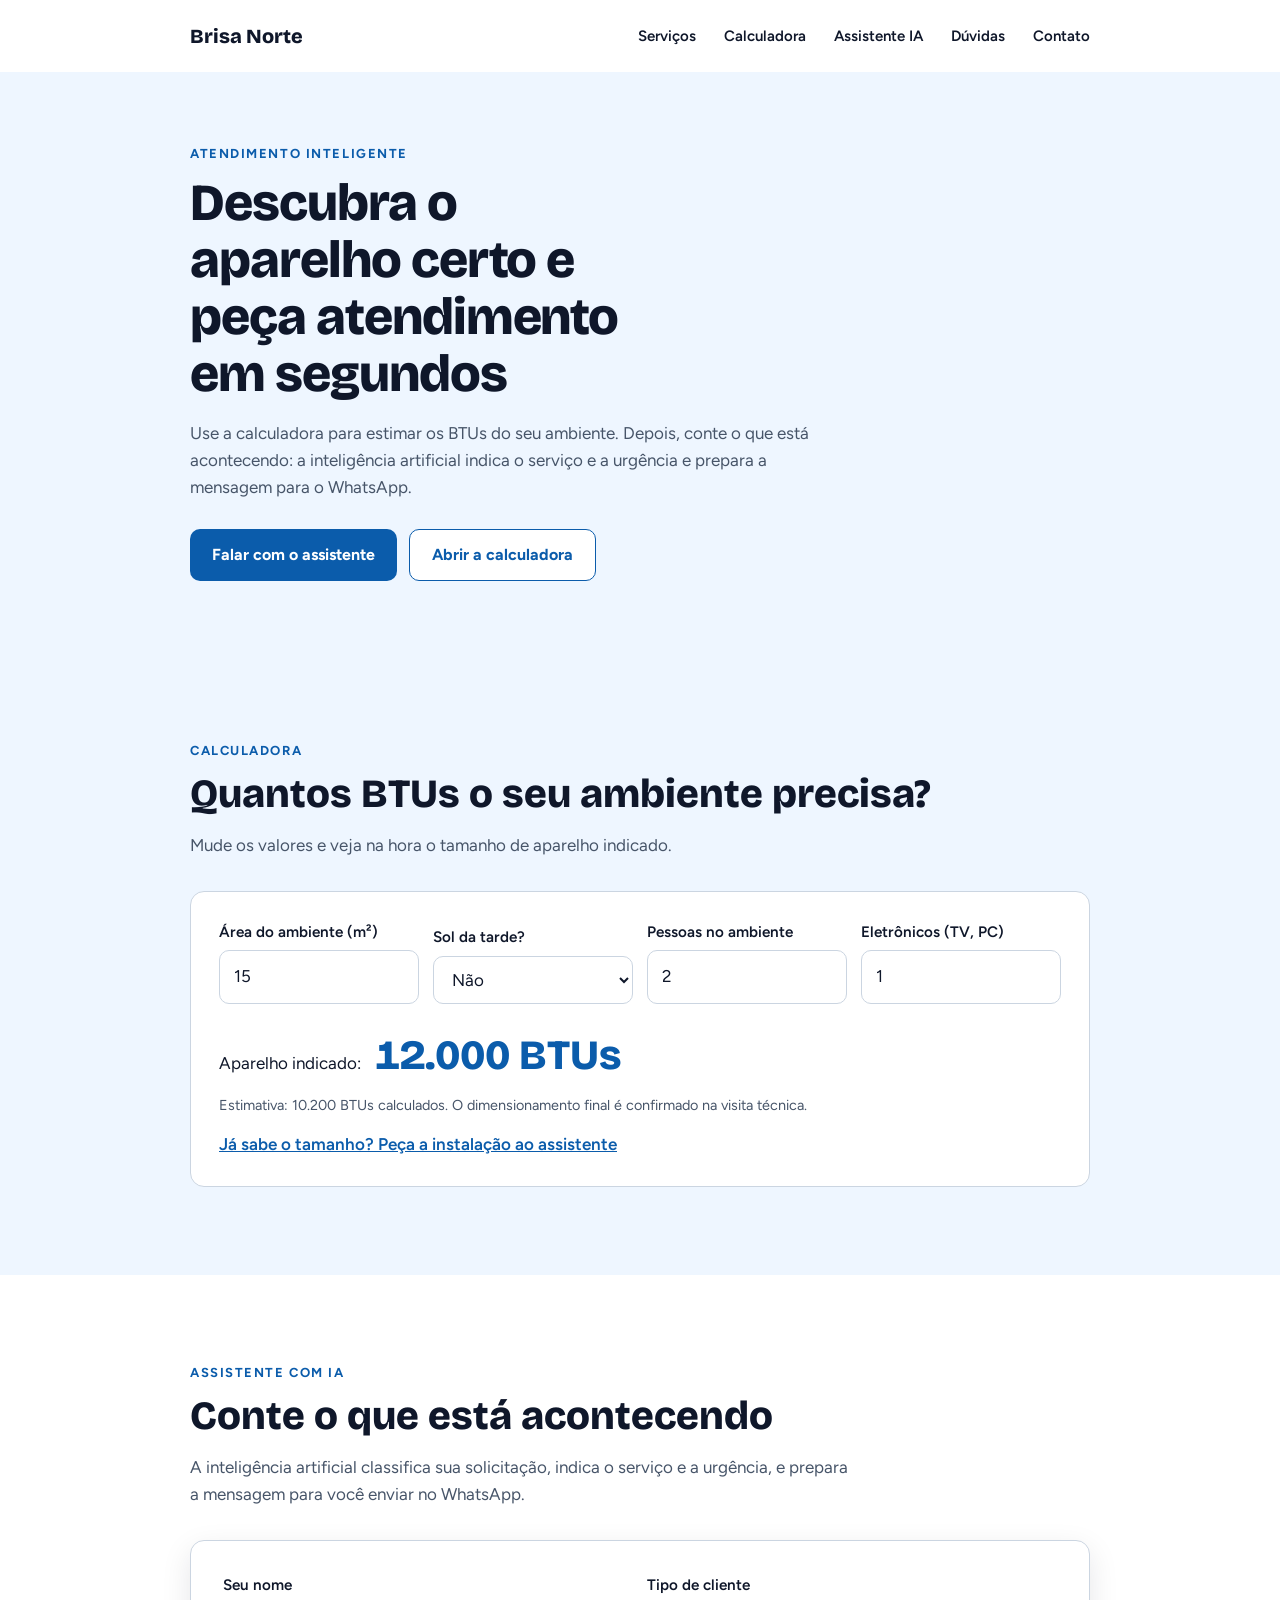
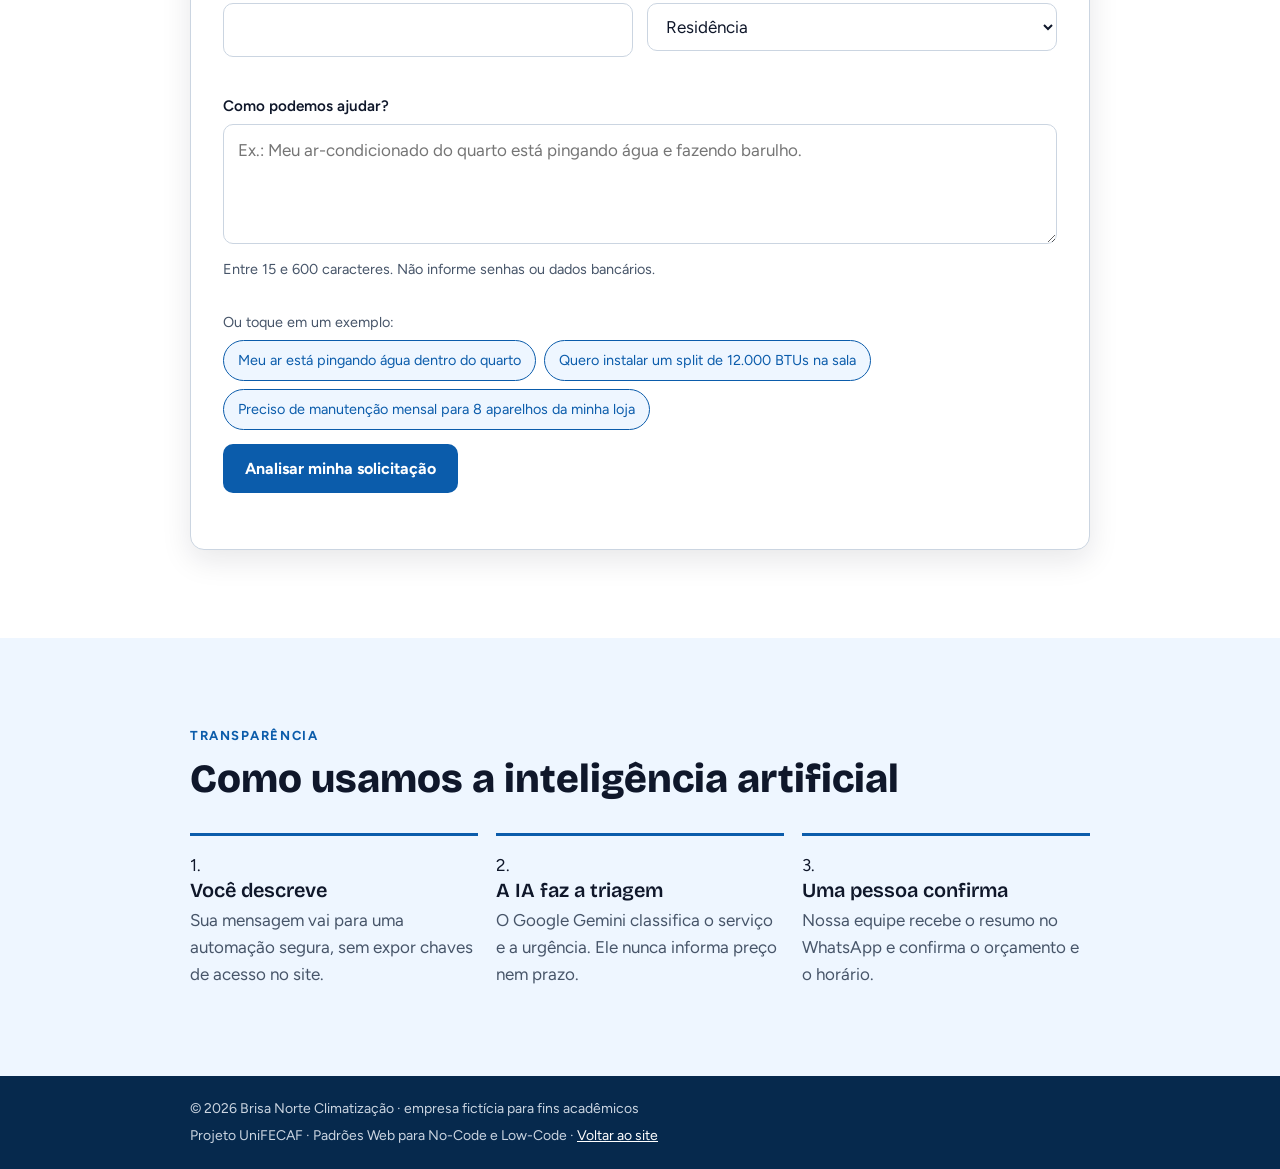
<file: index.html>
<!doctype html>
<html lang="pt-BR">
<head>
  <meta charset="UTF-8">
  <meta name="viewport" content="width=device-width, initial-scale=1">
  <title>Assistente e Calculadora | Brisa Norte Climatização</title>
  <meta name="description" content="Calcule os BTUs do seu ambiente e descreva o problema do seu ar-condicionado: nossa IA indica o serviço e a urgência e prepara a mensagem para o WhatsApp.">
  <meta name="theme-color" content="#0b5cab">
  <link rel="icon" type="image/svg+xml" href="favicon.svg">
  <link rel="preconnect" href="https://fonts.googleapis.com">
  <link rel="preconnect" href="https://fonts.gstatic.com" crossorigin>
  <link rel="stylesheet" href="https://fonts.googleapis.com/css2?family=Bricolage+Grotesque:opsz,wght@12..96,600;12..96,800&family=Figtree:wght@400;500;600;700&display=swap">
  <link rel="stylesheet" href="styles.css">
</head>
<body>
  <a class="skip-link" href="#conteudo">Pular para o conteúdo</a>

  <!-- Menu: os links de Serviços e Contato voltam para a página principal (feita no Webflow) -->
  <header class="menu" data-menu>
    <div class="conteiner menu__barra">
      <a class="marca" href="/">Brisa Norte</a>
      <button class="menu__botao" type="button" aria-expanded="false" aria-controls="menu-links">
        <span class="menu__icone" aria-hidden="true"></span>
        <span class="visualmente-oculto">Abrir menu</span>
      </button>
      <nav id="menu-links" class="menu__links" aria-label="Navegação principal">
        <a href="/#servicos">Serviços</a>
        <a href="#calculadora">Calculadora</a>
        <a href="#assistente">Assistente IA</a>
        <a href="/#duvidas">Dúvidas</a>
        <a href="/#contato">Contato</a>
      </nav>
    </div>
  </header>

  <main id="conteudo">
    <section class="topo" aria-labelledby="titulo-topo">
      <div class="conteiner">
        <p class="eyebrow">Atendimento inteligente</p>
        <h1 id="titulo-topo">Descubra o aparelho certo e peça atendimento em segundos</h1>
        <p class="lead">Use a calculadora para estimar os BTUs do seu ambiente. Depois, conte o que está acontecendo:
          a inteligência artificial indica o serviço e a urgência e prepara a mensagem para o WhatsApp.</p>
        <div class="topo__acoes">
          <a class="btn" href="#assistente">Falar com o assistente</a>
          <a class="btn btn--linha" href="#calculadora">Abrir a calculadora</a>
        </div>
      </div>
    </section>

    <!-- ===================== CALCULADORA DE BTUs ===================== -->
    <section class="secao secao--gelo" id="calculadora" aria-labelledby="titulo-calc">
      <div class="conteiner">
        <p class="eyebrow">Calculadora</p>
        <h2 id="titulo-calc">Quantos BTUs o seu ambiente precisa?</h2>
        <p class="lead">Mude os valores e veja na hora o tamanho de aparelho indicado.</p>

        <div class="bn-calc">
          <form class="bn-calc__campos" id="bn-calc-form" aria-describedby="bn-calc-obs">
            <div><label for="bn-area">Área do ambiente (m²)</label>
              <input id="bn-area" type="number" inputmode="decimal" min="4" max="200" step="1" value="15"></div>
            <div><label for="bn-sol">Sol da tarde?</label>
              <select id="bn-sol"><option value="0">Não</option><option value="1">Sim</option></select></div>
            <div><label for="bn-pessoas">Pessoas no ambiente</label>
              <input id="bn-pessoas" type="number" inputmode="numeric" min="1" max="50" value="2"></div>
            <div><label for="bn-eletro">Eletrônicos (TV, PC)</label>
              <input id="bn-eletro" type="number" inputmode="numeric" min="0" max="20" value="1"></div>
          </form>
          <div class="bn-calc__saida" aria-live="polite">
            <span>Aparelho indicado:</span>
            <output class="bn-calc__valor" id="bn-calc-res" for="bn-area bn-sol bn-pessoas bn-eletro">12.000 BTUs</output>
            <p class="bn-calc__obs" id="bn-calc-obs">Estimativa: <span id="bn-calc-bruto">10.200</span> BTUs calculados.
              O dimensionamento final é confirmado na visita técnica.</p>
          </div>
          <a class="bn-calc__ponte" href="#assistente">Já sabe o tamanho? Peça a instalação ao assistente</a>
        </div>
      </div>
    </section>

    <!-- ===================== ASSISTENTE COM IA ===================== -->
    <section class="secao" id="assistente" aria-labelledby="titulo-assistente">
      <div class="conteiner">
        <p class="eyebrow">Assistente com IA</p>
        <h2 id="titulo-assistente">Conte o que está acontecendo</h2>
        <p class="lead">A inteligência artificial classifica sua solicitação, indica o serviço e a urgência,
          e prepara a mensagem para você enviar no WhatsApp.</p>

        <div class="bn-ai" id="bn-ai">
          <form id="bn-ai-form" novalidate>
            <div class="bn-ai__grid">
              <div>
                <label for="bn-nome">Seu nome</label>
                <input id="bn-nome" name="nome" type="text" autocomplete="given-name" required maxlength="60"
                       aria-describedby="bn-nome-erro">
                <p id="bn-nome-erro" class="bn-ai__erro" aria-live="polite"></p>
              </div>
              <div>
                <label for="bn-tipo">Tipo de cliente</label>
                <select id="bn-tipo" name="tipo_cliente">
                  <option value="residencial">Residência</option>
                  <option value="comercial">Comércio / escritório</option>
                  <option value="industrial">Indústria / agronegócio</option>
                </select>
              </div>
              <div class="bn-ai__full">
                <label for="bn-msg">Como podemos ajudar?</label>
                <textarea id="bn-msg" name="mensagem" required minlength="15" maxlength="600"
                          aria-describedby="bn-msg-dica bn-msg-erro"
                          placeholder="Ex.: Meu ar-condicionado do quarto está pingando água e fazendo barulho."></textarea>
                <p id="bn-msg-dica" class="bn-ai__hint">Entre 15 e 600 caracteres. Não informe senhas ou dados bancários.</p>
                <p id="bn-msg-erro" class="bn-ai__erro" aria-live="polite"></p>
                <p class="bn-ai__hint" id="bn-ex-titulo">Ou toque em um exemplo:</p>
                <ul class="bn-ai__chips" aria-labelledby="bn-ex-titulo">
                  <li><button type="button" class="bn-ai__chip">Meu ar está pingando água dentro do quarto</button></li>
                  <li><button type="button" class="bn-ai__chip">Quero instalar um split de 12.000 BTUs na sala</button></li>
                  <li><button type="button" class="bn-ai__chip">Preciso de manutenção mensal para 8 aparelhos da minha loja</button></li>
                </ul>
              </div>
              <!-- Campo-armadilha contra robôs: pessoas não veem nem preenchem -->
              <div class="bn-ai__hp" aria-hidden="true">
                <label for="bn-site">Não preencha este campo</label>
                <input id="bn-site" name="site" type="text" tabindex="-1" autocomplete="off">
              </div>
              <div class="bn-ai__full">
                <button type="submit" class="btn bn-ai__enviar" id="bn-ai-enviar">
                  <span class="bn-ai__spin" aria-hidden="true"></span>
                  <span class="bn-ai__btn-txt">Analisar minha solicitação</span>
                </button>
              </div>
            </div>
          </form>

          <p id="bn-ai-status" class="bn-ai__hint" role="status" aria-live="polite"></p>

          <section class="bn-ai__result" id="bn-ai-result" hidden aria-labelledby="bn-ai-result-titulo">
            <h3 id="bn-ai-result-titulo" tabindex="-1">Resultado da análise</h3>
            <div class="bn-ai__tags">
              <span class="bn-ai__tag" id="bn-r-categoria"></span>
              <span class="bn-ai__tag" id="bn-r-urgencia"></span>
            </div>
            <p class="bn-ai__servico" id="bn-r-servico"></p>
            <p class="bn-ai__resposta" id="bn-r-resposta"></p>
            <ul class="bn-ai__perguntas" id="bn-r-perguntas"></ul>
            <div class="bn-ai__acoes">
              <a class="btn btn--zap" id="bn-r-zap" href="#" target="_blank" rel="noopener">Enviar resumo pelo WhatsApp</a>
              <button type="button" class="btn btn--linha" id="bn-r-nova">Fazer nova análise</button>
            </div>
            <p class="bn-ai__fonte" id="bn-r-fonte"></p>
          </section>
        </div>
      </div>
    </section>

    <!-- Transparência: como a IA é usada (ajuda o cliente a confiar) -->
    <section class="secao secao--gelo" id="como-usamos-ia" aria-labelledby="titulo-ia">
      <div class="conteiner">
        <p class="eyebrow">Transparência</p>
        <h2 id="titulo-ia">Como usamos a inteligência artificial</h2>
        <ol class="passos">
          <li><h3>Você descreve</h3><p>Sua mensagem vai para uma automação segura, sem expor chaves de acesso no site.</p></li>
          <li><h3>A IA faz a triagem</h3><p>O Google Gemini classifica o serviço e a urgência. Ele nunca informa preço nem prazo.</p></li>
          <li><h3>Uma pessoa confirma</h3><p>Nossa equipe recebe o resumo no WhatsApp e confirma o orçamento e o horário.</p></li>
        </ol>
      </div>
    </section>
  </main>

  <footer class="rodape">
    <div class="conteiner rodape__grade">
      <p>© <span data-ano>2026</span> Brisa Norte Climatização · empresa fictícia para fins acadêmicos</p>
      <p>Projeto UniFECAF · Padrões Web para No-Code e Low-Code · <a href="/">Voltar ao site</a></p>
    </div>
  </footer>

  <script src="app.js" defer></script>
</body>
</html>
</file>
<file: styles.css>
/* ==========================================================
   BRISA NORTE — Assistente e Calculadora (Webflow Cloud)
   Mesmas cores e fontes da página principal feita no Webflow,
   para o visitante sentir que está no mesmo site.
   ========================================================== */

/* 1) Design tokens: os mesmos valores das variáveis do Webflow */
:root {
  --bn-azul: #0b5cab;          /* contraste 6,7:1 sobre branco */
  --bn-azul-escuro: #083f75;
  --bn-gelo: #eef6ff;
  --bn-texto: #0f172a;
  --bn-texto-suave: #475569;
  --bn-borda: #cbd5e1;
  --bn-fundo: #ffffff;
  --bn-verde: #15803d;
  --bn-verde-escuro: #166534;
  --bn-alerta: #c2410c;
  --bn-raio: 14px;
  --bn-sombra: 0 10px 30px rgba(15, 23, 42, .10);
  --bn-foco: 3px solid #f59e0b;
  --bn-altura-menu: 72px;
  --bn-display: "Bricolage Grotesque", "Trebuchet MS", system-ui, sans-serif;
  --bn-corpo: "Figtree", "Segoe UI", system-ui, sans-serif;
}

*, *::before, *::after { box-sizing: border-box; }
html { scroll-behavior: smooth; scroll-padding-top: calc(var(--bn-altura-menu) + 12px); }
body {
  margin: 0; background: var(--bn-fundo); color: var(--bn-texto);
  font-family: var(--bn-corpo); font-size: 17px; line-height: 1.6;
}
h1, h2, h3 { font-family: var(--bn-display); line-height: 1.1; margin: 0; text-wrap: balance; }
p { margin: 0; text-wrap: pretty; }
a { color: var(--bn-azul); }

.conteiner { max-width: 940px; margin-inline: auto; padding-inline: 20px; }
.visualmente-oculto { position: absolute !important; width: 1px; height: 1px; overflow: hidden;
  clip: rect(0 0 0 0); white-space: nowrap; }

/* 2) Acessibilidade: foco visível e link de pular conteúdo */
a:focus-visible, button:focus-visible, input:focus-visible, select:focus-visible,
textarea:focus-visible, [tabindex]:focus-visible { outline: var(--bn-foco); outline-offset: 3px; border-radius: 6px; }
.skip-link { position: absolute; left: 12px; top: -60px; z-index: 100; background: var(--bn-azul-escuro);
  color: #fff; padding: 10px 16px; border-radius: 8px; font-weight: 600; text-decoration: none; transition: top .2s; }
.skip-link:focus { top: 12px; }

/* 3) Menu fixo (mesmo visual do Navbar do Webflow) */
.menu { position: sticky; top: 0; z-index: 50; background: #fff; transition: box-shadow .2s; }
.menu.is-scrolled { box-shadow: 0 4px 18px rgba(15, 23, 42, .12); }
.menu__barra { display: flex; align-items: center; min-height: var(--bn-altura-menu); gap: 16px; }
.marca { font-family: var(--bn-display); font-weight: 800; font-size: 20px; color: var(--bn-texto); text-decoration: none; }
.menu__links { margin-left: auto; display: flex; gap: 28px; }
.menu__links a { color: var(--bn-texto); text-decoration: none; font-weight: 600; font-size: 15px; }
.menu__links a:hover { color: var(--bn-azul); }
.menu__botao { display: none; margin-left: auto; width: 44px; height: 44px; border: 0; border-radius: 8px;
  background: transparent; cursor: pointer; }
.menu__icone, .menu__icone::before, .menu__icone::after { display: block; width: 20px; height: 2px;
  background: var(--bn-texto); margin-inline: auto; position: relative; transition: transform .2s; }
.menu__icone::before, .menu__icone::after { content: ""; position: absolute; left: 0; }
.menu__icone::before { top: -6px; } .menu__icone::after { top: 6px; }
.menu__botao[aria-expanded="true"] { background: var(--bn-gelo); }

@media (max-width: 767px) {
  .menu__botao { display: block; }
  .menu__links { display: none; position: absolute; left: 0; right: 0; top: 100%; flex-direction: column; gap: 0;
    background: #fff; border-bottom: 1px solid var(--bn-borda); }
  .menu__links.is-open { display: flex; }
  .menu__links a { padding: 14px 20px; }
}

/* 4) Seções e textos (mesmos tamanhos da página principal) */
.topo { background: var(--bn-gelo); padding-block: 72px; }
.topo h1 { font-size: clamp(2.25rem, 5vw, 3.25rem); font-weight: 800; letter-spacing: -.02em; max-width: 18ch; }
.topo__acoes { display: flex; flex-wrap: wrap; gap: 12px; margin-top: 28px; }
.secao { padding-block: 88px; }
.secao--gelo { background: var(--bn-gelo); }
.secao h2 { font-size: clamp(1.875rem, 4vw, 2.5rem); font-weight: 800; }
.eyebrow { font-size: 13px; font-weight: 700; letter-spacing: .12em; text-transform: uppercase;
  color: var(--bn-azul); margin-bottom: 10px; }
.lead { color: var(--bn-texto-suave); max-width: 60ch; margin-top: 16px; }

/* 5) Botões */
.btn { display: inline-flex; align-items: center; justify-content: center; gap: 10px; min-height: 48px;
  padding: 12px 22px; border-radius: 10px; border: 0; font: inherit; font-weight: 700; font-size: 1rem;
  background: var(--bn-azul); color: #fff; text-decoration: none; cursor: pointer; }
.btn:hover { background: var(--bn-azul-escuro); }
.btn--linha { background: #fff; color: var(--bn-azul); border: 1.5px solid var(--bn-azul); }
.btn--linha:hover { background: var(--bn-gelo); }
.btn--zap { background: var(--bn-verde); }
.btn--zap:hover { background: var(--bn-verde-escuro); }
.btn[disabled] { opacity: .7; cursor: progress; }

/* 6) Calculadora */
.bn-calc { container-type: inline-size; margin-top: 32px; background: #fff; border: 1px solid var(--bn-borda);
  border-radius: var(--bn-raio); padding: clamp(18px, 4vw, 28px); }
.bn-calc__campos { display: grid; gap: 14px; }
@container (min-width: 600px) { .bn-calc__campos { grid-template-columns: repeat(4, 1fr); align-items: end; } }
.bn-calc__saida { margin-top: 18px; display: flex; flex-wrap: wrap; align-items: baseline; gap: 6px 14px; }
.bn-calc__valor { font-family: var(--bn-display); font-size: clamp(1.8rem, 6vw, 2.6rem); font-weight: 800;
  color: var(--bn-azul); font-variant-numeric: tabular-nums; }
.bn-calc__obs { font-size: .9rem; color: var(--bn-texto-suave); width: 100%; }
.bn-calc__ponte { display: inline-block; margin-top: 14px; font-weight: 600; }

/* 7) Campos de formulário (calculadora e assistente) */
label { display: block; font-weight: 600; margin-bottom: 6px; font-size: .95rem; }
input, select, textarea { width: 100%; font: inherit; color: inherit; min-height: 48px; padding: 12px 14px;
  border: 1.5px solid var(--bn-borda); border-radius: 10px; background: #fff; }
textarea { min-height: 120px; resize: vertical; }
[aria-invalid="true"] { border-color: var(--bn-alerta); }

/* 8) Assistente com IA */
.bn-ai { container-type: inline-size; margin-top: 32px; border: 1px solid var(--bn-borda); border-radius: var(--bn-raio);
  box-shadow: var(--bn-sombra); padding: clamp(18px, 4vw, 32px); background: #fff; }
.bn-ai__grid { display: grid; gap: 14px; }
@container (min-width: 560px) { .bn-ai__grid { grid-template-columns: 1fr 1fr; } .bn-ai__full { grid-column: 1 / -1; } }
.bn-ai__hint { font-size: .9rem; color: var(--bn-texto-suave); margin-top: 6px; }
.bn-ai__erro { font-size: .9rem; color: var(--bn-alerta); margin-top: 6px; min-height: 1.2em; }
.bn-ai__chips { display: flex; flex-wrap: wrap; gap: 8px; margin: 6px 0 0; padding: 0; list-style: none; }
.bn-ai__chip { font: inherit; font-size: .9rem; border: 1px solid var(--bn-azul); color: var(--bn-azul);
  background: var(--bn-gelo); border-radius: 999px; padding: 8px 14px; min-height: 40px; cursor: pointer; text-align: left; }
.bn-ai__chip:hover { background: #dbeafe; }
.bn-ai__spin { width: 18px; height: 18px; border: 3px solid rgba(255,255,255,.4); border-top-color: #fff;
  border-radius: 50%; animation: bn-gira .8s linear infinite; display: none; }
.bn-ai__enviar[aria-busy="true"] .bn-ai__spin { display: inline-block; }
@keyframes bn-gira { to { transform: rotate(360deg); } }
.bn-ai__hp { position: absolute !important; left: -9999px !important; width: 1px; height: 1px; overflow: hidden; }
#bn-ai-status { min-height: 1.2em; }
.bn-ai__result { margin-top: 22px; border-top: 1px dashed var(--bn-borda); padding-top: 22px; }
.bn-ai__result h3 { font-size: 1.25rem; margin-bottom: 12px; }
.bn-ai__tags { display: flex; flex-wrap: wrap; gap: 8px; margin-bottom: 14px; }
.bn-ai__tag { font-size: .85rem; font-weight: 700; padding: 6px 12px; border-radius: 999px;
  background: var(--bn-gelo); color: var(--bn-azul-escuro); }
.bn-ai__tag--baixa { background: #dcfce7; color: #14532d; }   /* contraste 8,3:1 */
.bn-ai__tag--media { background: #fef3c7; color: #713f12; }   /* contraste 7,8:1 */
.bn-ai__tag--alta  { background: #ffedd5; color: #7c2d12; }   /* contraste 8,2:1 */
.bn-ai__servico { font-weight: 700; color: var(--bn-azul); margin-bottom: 8px; }
.bn-ai__resposta { margin-bottom: 12px; }
.bn-ai__perguntas { margin: 0 0 16px; padding-left: 20px; color: var(--bn-texto-suave); }
.bn-ai__acoes { display: flex; flex-wrap: wrap; gap: 10px; }
.bn-ai__fonte { font-size: .8rem; color: var(--bn-texto-suave); margin-top: 14px; }

/* 9) Passos da transparência (lista numerada real: a ordem importa) */
.passos { list-style: none; margin: 32px 0 0; padding: 0; display: grid; gap: 18px;
  grid-template-columns: repeat(auto-fit, minmax(220px, 1fr)); counter-reset: passo; }
.passos li { counter-increment: passo; border-top: 3px solid var(--bn-azul); padding-top: 16px; }
.passos li::before { content: counter(passo) "."; display: block; color: var(--bn-texto); }
.passos h3 { font-size: 1.25rem; font-weight: 600; }
.passos p { color: var(--bn-texto-suave); margin-top: 6px; }

/* 10) Rodapé (mesmo do site) */
.rodape { background: #06294d; color: #cbd5e1; font-size: 14px; padding-block: 22px; }
.rodape__grade { display: grid; gap: 4px; }
.rodape a { color: #fff; }

/* 11) Celular */
@media (max-width: 478px) {
  .topo { padding-block: 48px; }
  .secao { padding-block: 56px; }
}

/* 12) Respeita quem pediu menos movimento no sistema */
@media (prefers-reduced-motion: reduce) {
  html { scroll-behavior: auto; }
  *, *::before, *::after { animation-duration: .01ms !important; animation-iteration-count: 1 !important;
    transition-duration: .01ms !important; }
}
</file>
